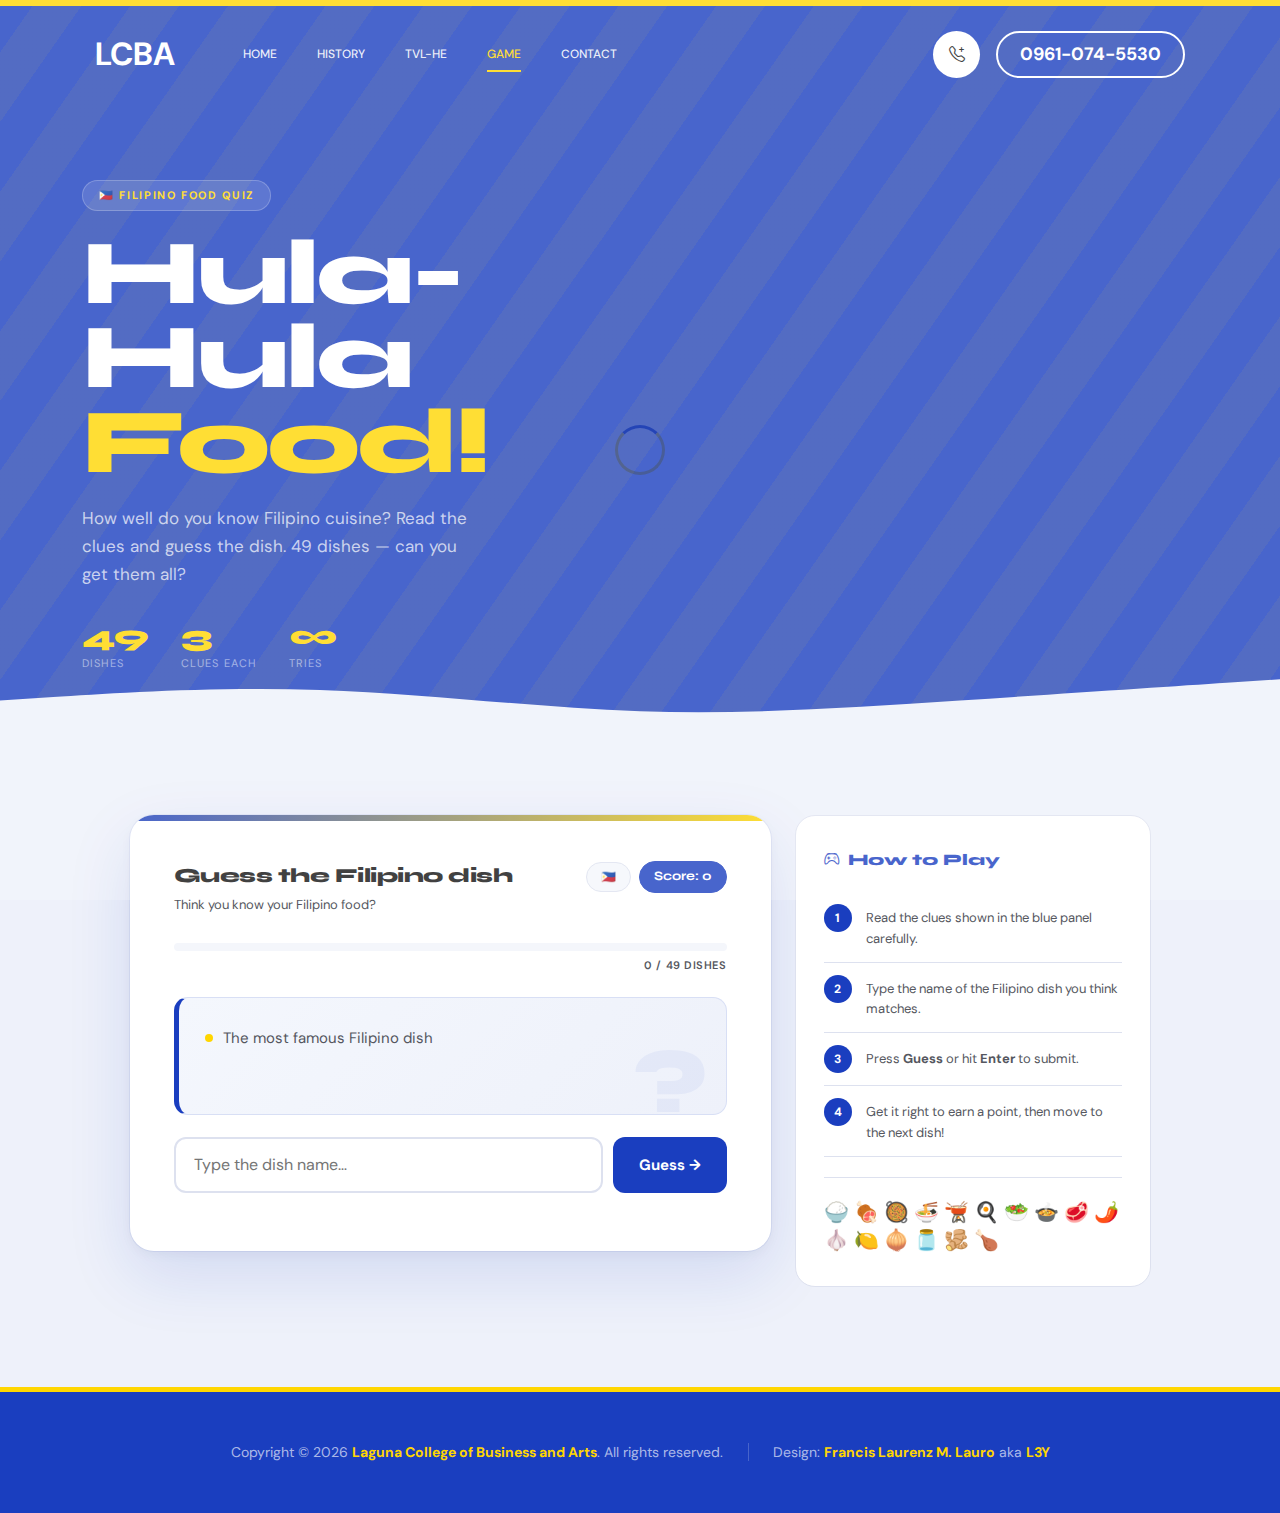
<file: game.html>
<!doctype html>
<html lang="en">
    <head>
        <meta charset="utf-8">
        <meta name="viewport" content="width=device-width, initial-scale=1">
        <meta name="description" content="Hula-Hula Food! — Guess the Filipino dish. A fun food quiz for LCBA TVL-HE.">
        <meta name="author" content="LCBA - TVL/HE">
        <link rel="icon" href="images/icon/lcba.png" type="image/png">
        <title>Hula-Hula Food! | LCBA TVL-HE</title>

        <link rel="preconnect" href="https://fonts.googleapis.com">
        <link rel="preconnect" href="https://fonts.gstatic.com" crossorigin>
        <link href="https://fonts.googleapis.com/css2?family=DM+Sans:wght@400;500;700&family=Syne:wght@700;800&display=swap" rel="stylesheet">
        <link href="css/bootstrap.min.css" rel="stylesheet">
        <link href="css/bootstrap-icons.css" rel="stylesheet">
        <link href="css/main_style.css" rel="stylesheet">
        <link href="css/subpage_style.css" rel="stylesheet">

        <style>
        /* ── GAME HERO ─────────────────────────────────────────────────── */
        .game-hero {
            background: var(--secondary-color);
            background-image: repeating-linear-gradient(
                -55deg,
                transparent, transparent 40px,
                rgba(255,214,0,0.06) 40px,
                rgba(255,214,0,0.06) 80px
            );
            position: relative;
            padding-top: 180px;
            padding-bottom: 0;
            overflow: hidden;
            min-height: 52vh;
            display: flex;
            align-items: flex-end;
        }

        .game-hero::before {
            content: '';
            position: absolute;
            top: 0; left: 0; right: 0;
            height: 6px;
            background: var(--primary-color);
            z-index: 10;
        }

        .game-hero-floats {
            position: absolute;
            inset: 0;
            pointer-events: none;
            overflow: hidden;
        }

        .float-emoji {
            position: absolute;
            opacity: 0.15;
            animation: floatUp linear infinite;
            user-select: none;
            line-height: 1;
        }

        @keyframes floatUp {
            0%   { transform: translateY(0) rotate(0deg);   opacity: 0; }
            10%  { opacity: 0.15; }
            90%  { opacity: 0.15; }
            100% { transform: translateY(-110vh) rotate(20deg); opacity: 0; }
        }

        .game-hero-content {
            position: relative;
            z-index: 5;
            padding-bottom: 64px;
            width: 100%;
        }

        .game-eyebrow {
            display: inline-flex;
            align-items: center;
            gap: 8px;
            background: rgba(255,255,255,0.12);
            border: 1px solid rgba(255,255,255,0.22);
            border-radius: 100px;
            color: var(--primary-color);
            font-size: 11px;
            font-weight: 700;
            text-transform: uppercase;
            letter-spacing: 0.15em;
            padding: 6px 16px;
            margin-bottom: 20px;
        }

        .game-hero-title {
            font-family: 'Syne', sans-serif;
            font-size: clamp(52px, 8vw, 92px);
            font-weight: 800;
            color: var(--white-color);
            line-height: 0.92;
            letter-spacing: -3px;
            margin-bottom: 20px;
        }

        .game-hero-title .title-accent {
            color: var(--primary-color);
            display: block;
        }

        .game-hero-sub {
            color: rgba(255,255,255,0.72);
            font-size: 17px;
            max-width: 400px;
            line-height: 1.65;
            margin-bottom: 32px;
        }

        .game-hero-stats {
            display: flex;
            gap: 32px;
            flex-wrap: wrap;
        }

        .game-stat-num {
            font-family: 'Syne', sans-serif;
            font-size: 30px;
            font-weight: 800;
            color: var(--primary-color);
            line-height: 1;
            display: block;
        }

        .game-stat-label {
            font-size: 11px;
            color: rgba(255,255,255,0.5);
            text-transform: uppercase;
            letter-spacing: 0.1em;
            margin-top: 4px;
            display: block;
        }

        .game-hero-wave {
            position: absolute;
            bottom: -1px; left: 0; right: 0;
            width: 100%;
            pointer-events: none;
            z-index: 6;
        }

        /* ── GAME SECTION ──────────────────────────────────────────────── */
        .game-section {
            background: #eef1fa;
            padding-top: 80px;
            padding-bottom: 100px;
        }

        /* ── GAME BOX ──────────────────────────────────────────────────── */
        .game-box {
            background: var(--white-color);
            border-radius: 24px;
            box-shadow:
                0 0 0 1px rgba(26,62,191,0.07),
                0 24px 64px rgba(26,62,191,0.13),
                0 4px 12px rgba(0,0,0,0.04);
            overflow: hidden;
            max-width: 680px;
            margin: 0 auto;
        }

        .game-box-stripe {
            height: 6px;
            background: linear-gradient(90deg, var(--secondary-color) 0%, var(--primary-color) 100%);
        }

        .game-box-inner { padding: 40px 44px 44px; }

        .game-box-header {
            display: flex;
            align-items: flex-start;
            justify-content: space-between;
            gap: 16px;
            margin-bottom: 28px;
        }

        .game-box-title {
            font-family: 'Syne', sans-serif;
            font-size: 20px;
            font-weight: 800;
            color: var(--dark-color);
            letter-spacing: -0.5px;
            margin-bottom: 4px;
        }

        .game-box-sub {
            font-size: 13px;
            color: var(--p-color);
            margin-bottom: 0;
        }

        .game-box-badges {
            display: flex;
            gap: 8px;
            flex-shrink: 0;
            align-items: center;
        }

        .game-badge {
            background: var(--section-bg-color);
            border: 1px solid var(--border-color);
            border-radius: 100px;
            font-size: 12px;
            font-weight: 700;
            color: var(--p-color);
            padding: 5px 14px;
            white-space: nowrap;
        }

        .game-badge-score {
            background: var(--secondary-color);
            border-color: var(--secondary-color);
            color: var(--white-color);
            font-family: 'Syne', sans-serif;
            font-size: 13px;
            transition: transform 0.15s, background 0.25s;
        }

        .game-badge-score.bump {
            transform: scale(1.25);
            background: #1e8c42;
            border-color: #1e8c42;
        }

        /* Progress */
        .game-progress-track {
            background: var(--section-bg-color);
            border-radius: 99px;
            height: 8px;
            overflow: hidden;
            margin-bottom: 6px;
        }

        .game-progress-fill {
            height: 100%;
            width: 0%;
            background: linear-gradient(90deg, var(--secondary-color), var(--primary-color));
            border-radius: 99px;
            transition: width 0.5s cubic-bezier(.4,0,.2,1);
        }

        .game-progress-label {
            font-size: 11px;
            font-weight: 600;
            color: var(--p-color);
            text-align: right;
            margin-bottom: 24px;
            letter-spacing: 0.05em;
            text-transform: uppercase;
        }

        /* Clues */
        .game-clues {
            background: linear-gradient(135deg, #f4f7fd 0%, #eef1fa 100%);
            border: 1px solid #d8dff5;
            border-left: 5px solid var(--secondary-color);
            border-radius: 14px;
            padding: 22px 26px;
            margin-bottom: 22px;
            min-height: 118px;
            position: relative;
            overflow: hidden;
        }

        .game-clues::after {
            content: '?';
            position: absolute;
            right: 18px;
            bottom: -14px;
            font-family: 'Syne', sans-serif;
            font-size: 88px;
            font-weight: 800;
            color: var(--secondary-color);
            opacity: 0.05;
            line-height: 1;
            pointer-events: none;
        }

        .clue-line {
            display: flex;
            align-items: flex-start;
            gap: 10px;
            padding: 6px 0;
            border-bottom: 1px dashed rgba(26,62,191,0.12);
            font-size: 15px;
            color: var(--p-color);
            line-height: 1.6;
        }

        .clue-line:last-child { border-bottom: none; }

        .clue-line::before {
            content: '';
            width: 8px;
            height: 8px;
            border-radius: 50%;
            background: var(--primary-color);
            flex-shrink: 0;
            margin-top: 8px;
        }

        /* Input row */
        .game-input-row {
            display: flex;
            gap: 10px;
            margin-bottom: 14px;
        }

        .game-input {
            flex: 1;
            padding: 14px 18px;
            border: 2px solid var(--border-color);
            border-radius: 12px;
            font-size: 16px;
            font-family: 'DM Sans', sans-serif;
            color: var(--dark-color);
            background: var(--white-color);
            outline: none;
            transition: border-color 0.2s, box-shadow 0.2s;
        }

        .game-input:focus {
            border-color: var(--secondary-color);
            box-shadow: 0 0 0 4px rgba(26,62,191,0.08);
        }

        .game-input.shake { animation: inputShake 0.3s ease; }

        @keyframes inputShake {
            0%,100% { transform: translateX(0); }
            20%     { transform: translateX(-8px); }
            40%     { transform: translateX(8px); }
            60%     { transform: translateX(-5px); }
            80%     { transform: translateX(5px); }
        }

        .game-btn-guess {
            background: var(--secondary-color);
            border: none;
            border-radius: 12px;
            color: var(--white-color);
            font-family: 'DM Sans', sans-serif;
            font-size: 15px;
            font-weight: 700;
            padding: 14px 26px;
            cursor: pointer;
            transition: background 0.2s, transform 0.15s, box-shadow 0.2s;
            white-space: nowrap;
        }

        .game-btn-guess:hover {
            background: #1230a0;
            box-shadow: 0 4px 16px rgba(26,62,191,0.3);
            transform: translateY(-1px);
        }

        .game-btn-guess:active { transform: translateY(0); }

        /* Secondary buttons */
        .game-actions { display: flex; gap: 10px; flex-wrap: wrap; }

        .game-btn {
            background: var(--white-color);
            border: 2px solid var(--border-color);
            border-radius: 100px;
            font-family: 'DM Sans', sans-serif;
            font-size: 13px;
            font-weight: 600;
            color: var(--p-color);
            padding: 10px 22px;
            cursor: pointer;
            transition: all 0.2s;
        }

        .game-btn:hover {
            border-color: var(--secondary-color);
            color: var(--secondary-color);
            background: #f0f3fb;
        }

        /* Message */
        .game-message {
            margin-top: 16px;
            padding: 14px 18px;
            border-radius: 12px;
            font-size: 14px;
            font-weight: 600;
            display: none;
            align-items: center;
            gap: 10px;
            animation: msgSlide 0.25s ease;
        }

        @keyframes msgSlide {
            from { opacity: 0; transform: translateY(-6px); }
            to   { opacity: 1; transform: translateY(0); }
        }

        .game-message.correct {
            background: #edfaf2;
            color: #1a6b38;
            border: 1px solid #b6e8ca;
            border-left: 4px solid #1a6b38;
            display: flex;
        }

        .game-message.wrong {
            background: #fff3f3;
            color: #b33333;
            border: 1px solid #f0c0c0;
            border-left: 4px solid #b33333;
            display: flex;
        }

        .msg-icon { font-size: 17px; flex-shrink: 0; }

        /* ── HOW TO PLAY SIDEBAR ───────────────────────────────────────── */
        .game-how-to {
            background: var(--white-color);
            border: 1px solid var(--border-color);
            border-radius: 20px;
            padding: 32px 28px;
            position: sticky;
            top: 100px;
        }

        .how-to-heading {
            font-family: 'Syne', sans-serif;
            font-size: 16px;
            font-weight: 800;
            color: var(--secondary-color);
            margin-bottom: 20px;
            display: flex;
            align-items: center;
            gap: 8px;
        }

        .how-to-step {
            display: flex;
            align-items: flex-start;
            gap: 14px;
            padding: 12px 0;
            border-bottom: 1px solid var(--border-color);
        }

        .how-to-step:last-of-type { border-bottom: none; }

        .how-to-num {
            width: 28px;
            height: 28px;
            background: var(--secondary-color);
            color: var(--white-color);
            border-radius: 50%;
            display: flex;
            align-items: center;
            justify-content: center;
            font-size: 12px;
            font-weight: 700;
            flex-shrink: 0;
        }

        .how-to-text {
            font-size: 13px;
            color: var(--p-color);
            line-height: 1.6;
            margin: 0;
            padding-top: 4px;
        }

        .game-food-ticker {
            display: flex;
            gap: 6px;
            flex-wrap: wrap;
            margin-top: 20px;
            padding-top: 20px;
            border-top: 1px solid var(--border-color);
            font-size: 20px;
            line-height: 1.4;
        }

        /* ── RESPONSIVE ───────────────────────────────────────────────── */
        @media (max-width: 991px) {
            .game-hero { min-height: auto; padding-top: 140px; }
            .game-hero-title { font-size: 52px; }
            .game-how-to { position: static; margin-top: 32px; }
        }

        @media (max-width: 575px) {
            .game-box-inner { padding: 28px 22px 32px; }
            .game-input-row { flex-direction: column; }
            .game-btn-guess { width: 100%; }
            .game-hero-title { font-size: 42px; letter-spacing: -2px; }
            .game-hero-stats { gap: 20px; }
        }
        </style>
    </head>

    <body>

        <section class="lcba-loader">
            <div class="lcba-spinner">
                <span class="lcba-spinner-ring"></span>
            </div>
        </section>

        <nav class="navbar navbar-expand-lg">
            <div class="container">
                <button class="navbar-toggler" type="button" data-bs-toggle="collapse" data-bs-target="#lcbaMainNav" aria-controls="lcbaMainNav" aria-expanded="false" aria-label="Toggle navigation">
                    <span class="navbar-toggler-icon"></span>
                </button>
                <a href="index.html" class="navbar-brand mx-auto mx-lg-0">LCBA</a>
                <div class="d-flex align-items-center d-lg-none">
                    <i class="nav-call-icon bi-telephone-plus me-3"></i>
                    <a class="lcba-btn btn" href="index.html#contact">0961-074-5530</a>
                </div>
                <div class="collapse navbar-collapse" id="lcbaMainNav">
                    <ul class="navbar-nav ms-lg-5">
                        <li class="nav-item"><a class="nav-link" href="index.html">Home</a></li>
                        <li class="nav-item"><a class="nav-link" href="history.html">History</a></li>
                        <li class="nav-item"><a class="nav-link" href="tvlhe.html">TVL-HE</a></li>
                        <li class="nav-item"><a class="nav-link active" href="game.html">Game</a></li>
                        <li class="nav-item"><a class="nav-link" href="index.html#contact">Contact</a></li>
                    </ul>
                    <div class="d-lg-flex align-items-center d-none ms-auto">
                        <i class="nav-call-icon bi-telephone-plus me-3"></i>
                        <a class="lcba-btn btn" href="index.html#contact">0961-074-5530</a>
                    </div>
                </div>
            </div>
        </nav>

        <main>

            <!-- ── HERO ── -->
            <section class="game-hero">
                <div class="game-hero-floats" aria-hidden="true"></div>

                <div class="container game-hero-content">
                    <div class="row">
                        <div class="col-lg-7 col-12">
                            <div class="game-eyebrow">🇵🇭 Filipino Food Quiz</div>
                            <h1 class="game-hero-title">
                                Hula-Hula
                                <span class="title-accent">Food!</span>
                            </h1>
                            <p class="game-hero-sub">How well do you know Filipino cuisine? Read the clues and guess the dish. 49 dishes — can you get them all?</p>
                            <div class="game-hero-stats">
                                <div>
                                    <span class="game-stat-num">49</span>
                                    <span class="game-stat-label">Dishes</span>
                                </div>
                                <div>
                                    <span class="game-stat-num">3</span>
                                    <span class="game-stat-label">Clues each</span>
                                </div>
                                <div>
                                    <span class="game-stat-num">∞</span>
                                    <span class="game-stat-label">Tries</span>
                                </div>
                            </div>
                        </div>
                    </div>
                </div>

                <svg class="game-hero-wave" xmlns="http://www.w3.org/2000/svg" viewBox="0 0 1440 80" preserveAspectRatio="none">
                    <path fill="#eef1fa" d="M0,40L60,36C120,32,240,24,360,28C480,32,600,48,720,52C840,56,960,48,1080,40C1200,32,1320,24,1380,20L1440,16L1440,80L0,80Z"/>
                </svg>
            </section>

            <!-- ── GAME ── -->
            <section class="game-section">
                <div class="container">
                    <div class="row g-4 justify-content-center">

                        <!-- Main game box -->
                        <div class="col-lg-7 col-12">
                            <div class="game-box">
                                <div class="game-box-stripe"></div>
                                <div class="game-box-inner">

                                    <div class="game-box-header">
                                        <div>
                                            <p class="game-box-title">Guess the Filipino dish</p>
                                            <p class="game-box-sub" id="sub">Gotta guess them all!</p>
                                        </div>
                                        <div class="game-box-badges">
                                            <span class="game-badge">🇵🇭</span>
                                            <span class="game-badge game-badge-score" id="score">Score: 0</span>
                                        </div>
                                    </div>

                                    <div class="game-progress-track">
                                        <div class="game-progress-fill" id="progressBar"></div>
                                    </div>
                                    <p class="game-progress-label" id="progress">0 / 49 dishes</p>

                                    <div class="game-clues" id="clues"></div>

                                    <div class="game-input-row">
                                        <input class="game-input" type="text" id="input" placeholder="Type the dish name…" autocomplete="off">
                                        <button class="game-btn-guess" id="guessBtn" onclick="guess()">Guess →</button>
                                    </div>

                                    <div class="game-actions">
                                        <button class="game-btn" id="nextBtn" style="display:none" onclick="next()">Next dish →</button>
                                        <button class="game-btn" id="restartBtn" style="display:none" onclick="restart()">↺ Play again</button>
                                    </div>

                                    <div class="game-message" id="message"></div>

                                </div>
                            </div>
                        </div>

                        <!-- How to play -->
                        <div class="col-lg-4 col-12">
                            <div class="game-how-to">
                                <p class="how-to-heading"><i class="bi-controller"></i> How to Play</p>

                                <div class="how-to-step">
                                    <div class="how-to-num">1</div>
                                    <p class="how-to-text">Read the clues shown in the blue panel carefully.</p>
                                </div>
                                <div class="how-to-step">
                                    <div class="how-to-num">2</div>
                                    <p class="how-to-text">Type the name of the Filipino dish you think matches.</p>
                                </div>
                                <div class="how-to-step">
                                    <div class="how-to-num">3</div>
                                    <p class="how-to-text">Press <strong>Guess</strong> or hit <strong>Enter</strong> to submit.</p>
                                </div>
                                <div class="how-to-step">
                                    <div class="how-to-num">4</div>
                                    <p class="how-to-text">Get it right to earn a point, then move to the next dish!</p>
                                </div>

                                <div class="game-food-ticker" aria-hidden="true">
                                    🍚 🍖 🥘 🍜 🫕 🍳 🥗 🍲 🥩 🌶️ 🧄 🍋 🧅 🫙 🫚 🍗
                                </div>
                            </div>
                        </div>

                    </div>
                </div>
            </section>

        </main>

        <footer class="lcba-footer">
            <div class="container">
                <div class="row">
                    <div class="col-lg-12 col-12">
                        <div class="footer-copy-wrap">
                            <p class="mb-0">
                                <span class="footer-copy-text">Copyright © 2026 <a href="http://www.lcbaschool.edu.ph" target="_blank">Laguna College of Business and Arts</a>. All rights reserved.</span>
                                Design: <a rel="sponsored" href="https://www.facebook.com/LLUVSICC/" target="_blank">Francis Laurenz M. Lauro</a> aka <a href="https://github.com/L3yyy/L3y" target="_blank">L3Y</a>
                            </p>
                        </div>
                    </div>
                </div>
            </div>
        </footer>

        <script src="js/jquery.min.js"></script>
        <script src="js/bootstrap.min.js"></script>
        <script src="js/jquery.sticky.js"></script>
        <script src="js/custom.js"></script>
        <!-- ✅ Only one copy of game_script.js -->
        <script src="game/js/game_script.js"></script>

        <script>
        // ── Floating food emojis ──────────────────────────────────────────
        (function() {
            const emojis = ['🍚','🍖','🥘','🍜','🫕','🍳','🥗','🍲','🥩','🌶️','🧄','🍋','🧅','🫙','🫚','🍗','🥕','🥦'];
            const container = document.querySelector('.game-hero-floats');
            if (!container) return;
            for (let i = 0; i < 20; i++) {
                const el = document.createElement('span');
                el.className = 'float-emoji';
                el.textContent = emojis[i % emojis.length];
                el.style.cssText = `
                    left:${Math.random()*100}%;
                    bottom:-60px;
                    animation-duration:${10+Math.random()*18}s;
                    animation-delay:${Math.random()*14}s;
                    font-size:${1.4+Math.random()*1.4}rem;
                `;
                container.appendChild(el);
            }
        })();

        // ── Score badge bump ──────────────────────────────────────────────
        const scoreEl = document.getElementById('score');
        if (scoreEl) {
            new MutationObserver(() => {
                scoreEl.classList.remove('bump');
                void scoreEl.offsetWidth;
                scoreEl.classList.add('bump');
                setTimeout(() => scoreEl.classList.remove('bump'), 350);
            }).observe(scoreEl, { childList: true, subtree: true, characterData: true });
        }
        </script>

    </body>
</html>
</file>
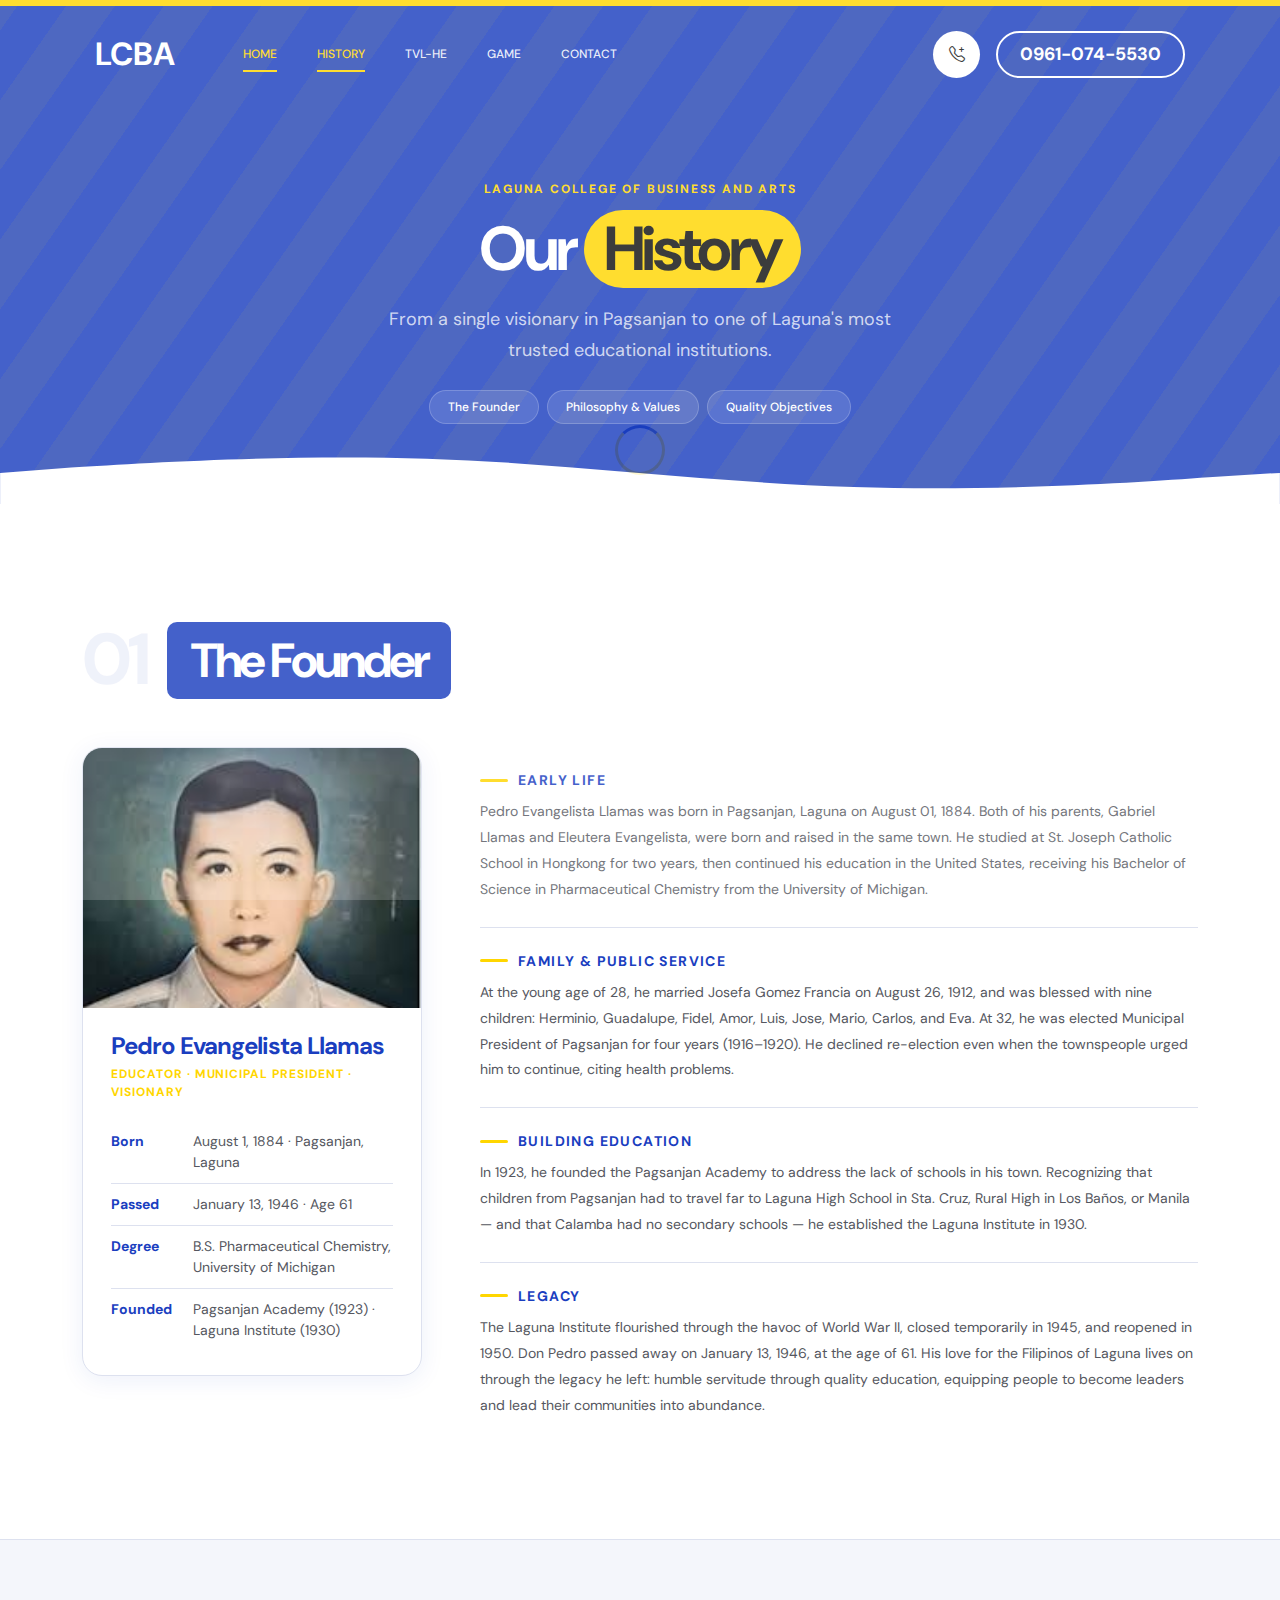
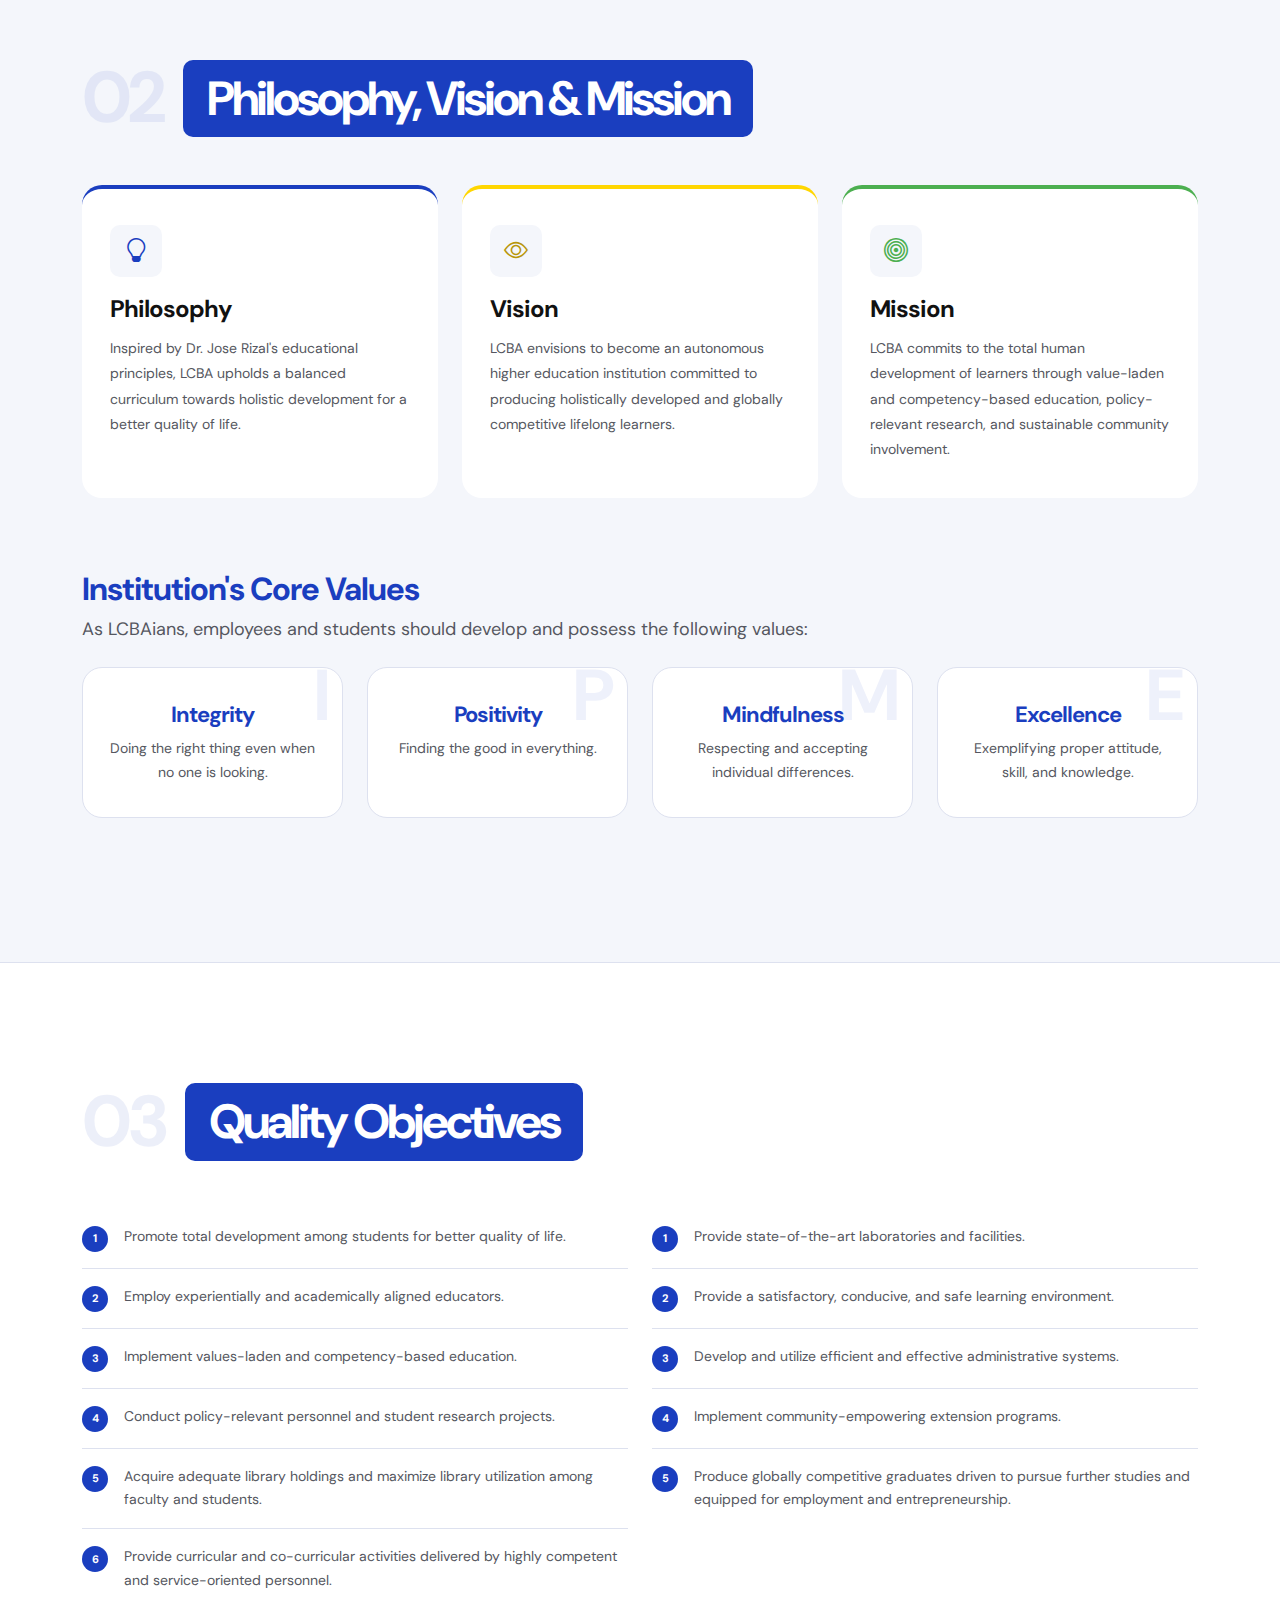
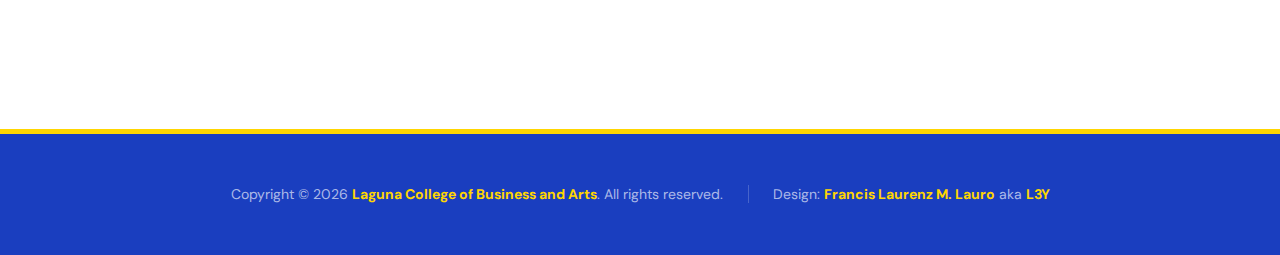
<file: history.html>
<!doctype html>
<html lang="en">
    <head>
        <meta charset="utf-8">
        <meta name="viewport" content="width=device-width, initial-scale=1">
        <meta name="description" content="LCBA History — Founder, Philosophy, Vision, Mission, Core Values, and Quality Objectives">
        <meta name="author" content="LCBA - TVL/HE">
        <link rel="icon" href="images/icon/lcba.png" type="image/png">
        <title>History | LCBA TVL-HE</title>

        <link rel="preconnect" href="https://fonts.googleapis.com">
        <link rel="preconnect" href="https://fonts.gstatic.com" crossorigin>
        <link href="https://fonts.googleapis.com/css2?family=DM+Sans:wght@400;500;700&display=swap" rel="stylesheet">
        <link href="css/bootstrap.min.css" rel="stylesheet">
        <link href="css/bootstrap-icons.css" rel="stylesheet">
        <link href="css/magnific-popup.css" rel="stylesheet">
        <link href="css/main_style.css" rel="stylesheet">
        <link href="css/subpage_style.css" rel="stylesheet">
    </head>

    <body>

        <section class="lcba-loader">
            <div class="lcba-spinner">
                <span class="lcba-spinner-ring"></span>
            </div>
        </section>

        <nav class="navbar navbar-expand-lg">
            <div class="container">
                <button class="navbar-toggler" type="button" data-bs-toggle="collapse" data-bs-target="#lcbaMainNav" aria-controls="lcbaMainNav" aria-expanded="false" aria-label="Toggle navigation">
                    <span class="navbar-toggler-icon"></span>
                </button>
                <a href="index.html" class="navbar-brand mx-auto mx-lg-0">LCBA</a>
                <div class="d-flex align-items-center d-lg-none">
                    <i class="nav-call-icon bi-telephone-plus me-3"></i>
                    <a class="lcba-btn btn" href="index.html#contact">0961-074-5530</a>
                </div>
                <div class="collapse navbar-collapse" id="lcbaMainNav">
                    <ul class="navbar-nav ms-lg-5">
                        <li class="nav-item"><a class="nav-link" href="index.html">Home</a></li>
                        <li class="nav-item"><a class="nav-link active" href="history.html">History</a></li>
                        <li class="nav-item"><a class="nav-link" href="tvlhe.html">TVL-HE</a></li>
                        <li class="nav-item"><a class="nav-link" href="game.html">Game</a></li>
                        <li class="nav-item"><a class="nav-link" href="index.html#contact">Contact</a></li>
                    </ul>
                    <div class="d-lg-flex align-items-center d-none ms-auto">
                        <i class="nav-call-icon bi-telephone-plus me-3"></i>
                        <a class="lcba-btn btn" href="index.html#contact">0961-074-5530</a>
                    </div>
                </div>
            </div>
        </nav>

        <main>

            <!-- ── PAGE HERO ── -->
            <section class="subpage-hero d-flex justify-content-center align-items-center">
                <div class="container">
                    <div class="row justify-content-center text-center">
                        <div class="col-lg-7 col-12">
                            <p class="subpage-eyebrow">Laguna College of Business and Arts</p>
                            <h1 class="subpage-heading">Our <span class="subpage-highlight">History</span></h1>
                            <p class="subpage-sub">From a single visionary in Pagsanjan to one of Laguna's most trusted educational institutions.</p>
                            <div class="subpage-pill-nav d-flex flex-wrap justify-content-center gap-2 mt-4">
                                <a href="#founder"    class="subpage-pill">The Founder</a>
                                <a href="#values"     class="subpage-pill">Philosophy &amp; Values</a>
                                <a href="#objectives" class="subpage-pill">Quality Objectives</a>
                            </div>
                        </div>
                    </div>
                </div>
                <svg xmlns="http://www.w3.org/2000/svg" viewBox="0 0 1440 100" class="subpage-wave">
                    <path fill="#ffffff" d="M0,64L80,58C160,53,320,43,480,48C640,53,800,75,960,80C1120,85,1280,75,1360,69L1440,64L1440,100L0,100Z"/>
                </svg>
            </section>


            <!-- ── FOUNDER ── -->
            <section class="lcba-section" id="founder">
                <div class="container">

                    <div class="subpage-section-label mb-5">
                        <span class="subpage-section-num">01</span>
                        <div class="section-heading d-inline-flex align-items-center px-4">
                            <h2 class="text-white mb-0">The Founder</h2>
                        </div>
                    </div>

                    <div class="row align-items-start g-5">

                        <div class="col-lg-4 col-12">
                            <div class="founder-card">
                                <div class="founder-portrait-wrap">
                                    <img src="images/founder.png" class="founder-portrait-img" alt="Pedro Evangelista Llamas">
                                </div>
                                <div class="founder-card-body">
                                    <h4 class="founder-card-name">Pedro Evangelista Llamas</h4>
                                    <p class="founder-card-role">Educator · Municipal President · Visionary</p>
                                    <div class="founder-card-facts">
                                        <div class="founder-fact">
                                            <span class="founder-fact-label">Born</span>
                                            <span class="founder-fact-val">August 1, 1884 · Pagsanjan, Laguna</span>
                                        </div>
                                        <div class="founder-fact">
                                            <span class="founder-fact-label">Passed</span>
                                            <span class="founder-fact-val">January 13, 1946 · Age 61</span>
                                        </div>
                                        <div class="founder-fact">
                                            <span class="founder-fact-label">Degree</span>
                                            <span class="founder-fact-val">B.S. Pharmaceutical Chemistry, University of Michigan</span>
                                        </div>
                                        <div class="founder-fact">
                                            <span class="founder-fact-label">Founded</span>
                                            <span class="founder-fact-val">Pagsanjan Academy (1923) · Laguna Institute (1930)</span>
                                        </div>
                                    </div>
                                </div>
                            </div>
                        </div>

                        <div class="col-lg-8 col-12">
                            <div class="founder-bio">

                                <div class="founder-bio-block">
                                    <h5 class="founder-bio-label">Early Life</h5>
                                    <p>Pedro Evangelista Llamas was born in Pagsanjan, Laguna on August 01, 1884. Both of his parents, Gabriel Llamas and Eleutera Evangelista, were born and raised in the same town. He studied at St. Joseph Catholic School in Hongkong for two years, then continued his education in the United States, receiving his Bachelor of Science in Pharmaceutical Chemistry from the University of Michigan.</p>
                                </div>

                                <div class="founder-bio-block">
                                    <h5 class="founder-bio-label">Family &amp; Public Service</h5>
                                    <p>At the young age of 28, he married Josefa Gomez Francia on August 26, 1912, and was blessed with nine children: Herminio, Guadalupe, Fidel, Amor, Luis, Jose, Mario, Carlos, and Eva. At 32, he was elected Municipal President of Pagsanjan for four years (1916–1920). He declined re-election even when the townspeople urged him to continue, citing health problems.</p>
                                </div>

                                <div class="founder-bio-block">
                                    <h5 class="founder-bio-label">Building Education</h5>
                                    <p>In 1923, he founded the Pagsanjan Academy to address the lack of schools in his town. Recognizing that children from Pagsanjan had to travel far to Laguna High School in Sta. Cruz, Rural High in Los Baños, or Manila — and that Calamba had no secondary schools — he established the Laguna Institute in 1930.</p>
                                </div>

                                <div class="founder-bio-block">
                                    <h5 class="founder-bio-label">Legacy</h5>
                                    <p>The Laguna Institute flourished through the havoc of World War II, closed temporarily in 1945, and reopened in 1950. Don Pedro passed away on January 13, 1946, at the age of 61. His love for the Filipinos of Laguna lives on through the legacy he left: humble servitude through quality education, equipping people to become leaders and lead their communities into abundance.</p>
                                </div>

                            </div>
                        </div>

                    </div>
                </div>
            </section>


            <!-- ── PHILOSOPHY / VISION / MISSION / CORE VALUES ── -->
            <section class="lcba-section subpage-bg-alt" id="values">
                <div class="container">

                    <div class="subpage-section-label mb-5">
                        <span class="subpage-section-num">02</span>
                        <div class="section-heading d-inline-flex align-items-center px-4">
                            <h2 class="text-white mb-0">Philosophy, Vision &amp; Mission</h2>
                        </div>
                    </div>

                    <div class="row mb-5">
                        <div class="col-lg-4 col-md-6 col-12 mb-4">
                            <div class="pvm-card">
                                <div class="pvm-icon-wrap mb-3"><i class="bi-lightbulb pvm-icon"></i></div>
                                <h5 class="pvm-title">Philosophy</h5>
                                <p class="pvm-text">Inspired by Dr. Jose Rizal's educational principles, LCBA upholds a balanced curriculum towards holistic development for a better quality of life.</p>
                            </div>
                        </div>
                        <div class="col-lg-4 col-md-6 col-12 mb-4">
                            <div class="pvm-card pvm-card-vision">
                                <div class="pvm-icon-wrap mb-3"><i class="bi-eye pvm-icon"></i></div>
                                <h5 class="pvm-title">Vision</h5>
                                <p class="pvm-text">LCBA envisions to become an autonomous higher education institution committed to producing holistically developed and globally competitive lifelong learners.</p>
                            </div>
                        </div>
                        <div class="col-lg-4 col-md-6 col-12 mb-4">
                            <div class="pvm-card pvm-card-mission">
                                <div class="pvm-icon-wrap mb-3"><i class="bi-bullseye pvm-icon"></i></div>
                                <h5 class="pvm-title">Mission</h5>
                                <p class="pvm-text">LCBA commits to the total human development of learners through value-laden and competency-based education, policy-relevant research, and sustainable community involvement.</p>
                            </div>
                        </div>
                    </div>

                    <h3 class="values-group-heading mb-2">Institution's Core Values</h3>
                    <p class="mb-4" style="color:var(--p-color);">As LCBAians, employees and students should develop and possess the following values:</p>

                    <div class="row">
                        <div class="col-lg-3 col-md-6 col-12 mb-4">
                            <div class="core-value-card">
                                <div class="core-value-letter">I</div>
                                <h5 class="core-value-title">Integrity</h5>
                                <p class="core-value-desc">Doing the right thing even when no one is looking.</p>
                            </div>
                        </div>
                        <div class="col-lg-3 col-md-6 col-12 mb-4">
                            <div class="core-value-card">
                                <div class="core-value-letter">P</div>
                                <h5 class="core-value-title">Positivity</h5>
                                <p class="core-value-desc">Finding the good in everything.</p>
                            </div>
                        </div>
                        <div class="col-lg-3 col-md-6 col-12 mb-4">
                            <div class="core-value-card">
                                <div class="core-value-letter">M</div>
                                <h5 class="core-value-title">Mindfulness</h5>
                                <p class="core-value-desc">Respecting and accepting individual differences.</p>
                            </div>
                        </div>
                        <div class="col-lg-3 col-md-6 col-12 mb-4">
                            <div class="core-value-card">
                                <div class="core-value-letter">E</div>
                                <h5 class="core-value-title">Excellence</h5>
                                <p class="core-value-desc">Exemplifying proper attitude, skill, and knowledge.</p>
                            </div>
                        </div>
                    </div>

                </div>
            </section>


            <!-- ── QUALITY OBJECTIVES ── -->
            <section class="lcba-section" id="objectives">
                <div class="container">

                    <div class="subpage-section-label mb-5">
                        <span class="subpage-section-num">03</span>
                        <div class="section-heading d-inline-flex align-items-center px-4">
                            <h2 class="text-white mb-0">Quality Objectives</h2>
                        </div>
                    </div>

                    <div class="row">
                        <div class="col-lg-6 col-12">
                            <ol class="objectives-list">
                                <li>Promote total development among students for better quality of life.</li>
                                <li>Employ experientially and academically aligned educators.</li>
                                <li>Implement values-laden and competency-based education.</li>
                                <li>Conduct policy-relevant personnel and student research projects.</li>
                                <li>Acquire adequate library holdings and maximize library utilization among faculty and students.</li>
                                <li>Provide curricular and co-curricular activities delivered by highly competent and service-oriented personnel.</li>
                            </ol>
                        </div>
                        <div class="col-lg-6 col-12">
                            <ol class="objectives-list" start="7">
                                <li>Provide state-of-the-art laboratories and facilities.</li>
                                <li>Provide a satisfactory, conducive, and safe learning environment.</li>
                                <li>Develop and utilize efficient and effective administrative systems.</li>
                                <li>Implement community-empowering extension programs.</li>
                                <li>Produce globally competitive graduates driven to pursue further studies and equipped for employment and entrepreneurship.</li>
                            </ol>
                        </div>
                    </div>

                </div>
            </section>

        </main>

        <footer class="lcba-footer">
            <div class="container">
                <div class="row">
                    <div class="col-lg-12 col-12">
                        <div class="footer-copy-wrap">
                            <p class="mb-0">
                                <span class="footer-copy-text">Copyright © 2026 <a href="http://www.lcbaschool.edu.ph" target="_blank">Laguna College of Business and Arts</a>. All rights reserved.</span>
                                Design: <a rel="sponsored" href="https://www.facebook.com/LLUVSICC/" target="_blank">Francis Laurenz M. Lauro</a> aka <a href="https://github.com/L3yyy/L3y" target="_blank">L3Y</a>
                            </p>
                        </div>
                    </div>
                </div>
            </div>
        </footer>

        <script src="js/jquery.min.js"></script>
        <script src="js/bootstrap.min.js"></script>
        <script src="js/jquery.sticky.js"></script>
        <script src="js/click-scroll.js"></script>
        <script src="js/jquery.magnific-popup.min.js"></script>
        <script src="js/magnific-popup-options.js"></script>
        <script src="js/custom.js"></script>

    </body>
</html>
</file>
<file: css/main_style.css>
/*---------------------------------------
  CUSTOM PROPERTIES
-----------------------------------------*/
:root {
  --white-color:            #ffffff;
  --primary-color:          #FFD600;
  --secondary-color:        #1A3EBF;
  --section-bg-color:       #f4f6fb;
  --dark-color:             #111111;
  --p-color:                #555760;
  --border-color:           #dde1ef;

  --body-font-family:       'DM Sans', sans-serif;

  --h1-font-size:           62px;
  --h2-font-size:           48px;
  --h3-font-size:           36px;
  --h4-font-size:           32px;
  --h5-font-size:           24px;
  --h6-font-size:           22px;
  --p-font-size:            18px;
  --menu-font-size:         12px;
  --copyright-font-size:    14px;

  --border-radius-large:    100px;
  --border-radius-medium:   20px;
  --border-radius-small:    10px;

  --font-weight-normal:     400;
  --font-weight-medium:     500;
  --font-weight-bold:       700;
}

html, body {
  margin: 0;
  padding: 0;
  overflow-x: hidden;
  border: none;
  outline: none;
}

body {
  background: var(--white-color);
  font-family: var(--body-font-family);
}


/*---------------------------------------
  TYPOGRAPHY
-----------------------------------------*/
h2, h3, h4, h5, h6 { color: var(--dark-color); }

h1, h2, h3, h4, h5, h6 {
  font-weight: var(--font-weight-bold);
  letter-spacing: -1px;
}

h1 { font-size: var(--h1-font-size); letter-spacing: -3px; }
h2 { font-size: var(--h2-font-size); color: var(--secondary-color); letter-spacing: -3px; }
h3 { font-size: var(--h3-font-size); }
h4 { font-size: var(--h4-font-size); }
h5 { font-size: var(--h5-font-size); line-height: normal; }
h6 { font-size: var(--h6-font-size); }

p {
  color: var(--p-color);
  font-size: var(--p-font-size);
  font-weight: var(--font-weight-normal);
}

ul li {
  color: var(--p-color);
  font-size: var(--p-font-size);
  font-weight: var(--font-weight-normal);
}

a, button { touch-action: manipulation; transition: all 0.3s; }
a { color: var(--p-color); text-decoration: none; }
a:hover { color: var(--secondary-color); }

::selection       { background: var(--secondary-color); color: var(--white-color); }
::-moz-selection  { background: var(--secondary-color); color: var(--white-color); }

b, strong { font-weight: var(--font-weight-bold); }

.lcba-section {
  padding-top: 120px;
  padding-bottom: 120px;
}

/* Blue pill label used as section headings */
.section-heading {
  background: var(--secondary-color);
  border-radius: var(--border-radius-small);
  padding: 10px 30px;
}

.section-heading h2,
.section-heading h3,
.section-heading h4 {
  color: var(--white-color);
}


/*---------------------------------------
  ROUNDED PHOTO (avatar)
-----------------------------------------*/
.rounded-photo {
  border-radius: var(--border-radius-large);
  width: 160px;
  height: 160px;
  object-fit: cover;
}

.rounded-photo-sm {
  width: 90px;
  height: 90px;
}

/*---------------------------------------
  NAV PHONE ICON
-----------------------------------------*/
.nav-call-icon {
  background: var(--white-color);
  border-radius: var(--border-radius-large);
  color: var(--dark-color);
  width: 47px; height: 47px;
  line-height: 47px;
  text-align: center;
}

.is-sticky .nav-call-icon {
  background: var(--secondary-color);
  color: var(--white-color);
}

.form-check-icon { color: var(--secondary-color); }


/*---------------------------------------
  BUTTONS
-----------------------------------------*/
.lcba-btn,
.navbar .lcba-btn {
  font-size: var(--p-font-size);
  font-weight: var(--font-weight-bold);
}

.navbar .lcba-btn {
  background: transparent;
  border: 2px solid var(--white-color);
  color: var(--white-color);
  padding: 8px 22px;
}

.navbar .lcba-btn:hover {
  background: var(--primary-color);
  border-color: var(--primary-color);
  color: var(--dark-color);
}

.lcba-btn {
  background: var(--secondary-color);
  border-radius: var(--border-radius-large);
  color: var(--white-color);
  font-weight: var(--font-weight-bold);
  padding: 12px 24px;
}

.lcba-btn:hover {
  background: var(--primary-color);
  box-shadow: 0 1rem 3rem rgba(0,0,0,.175);
  color: var(--dark-color);
}

.lcba-btn-outline {
  background: transparent;
  border: 2px solid var(--border-color);
  color: var(--p-color);
}

.lcba-btn-outline:hover {
  background: var(--secondary-color);
  border-color: var(--secondary-color);
  color: var(--white-color);
}

.lcba-btn-hero {
  background-color: var(--primary-color);
  color: var(--dark-color);
  font-weight: var(--font-weight-bold);
}

.lcba-btn-hero:hover {
  background-color: var(--secondary-color);
  color: var(--white-color);
}


/*---------------------------------------
  NAVIGATION
-----------------------------------------*/
.sticky-wrapper {
  position: relative;
  z-index: 222;
  height: auto !important;
  border: none !important;
  outline: none !important;
  background: transparent;
}

.is-sticky,
.is-sticky .navbar .container {
  background: var(--white-color);
  box-shadow: 0 1rem 3rem rgb(0 0 0 / 18%);
}

.is-sticky .navbar-brand,
.is-sticky .navbar-brand:hover { color: var(--secondary-color); }

.is-sticky .navbar-nav .nav-link { color: var(--p-color); }

.is-sticky .navbar .lcba-btn { border-color: var(--secondary-color); color: var(--secondary-color); }
.is-sticky .navbar .lcba-btn:hover { background: var(--secondary-color); color: var(--white-color); }

.navbar {
  background: transparent;
  position: absolute;
  z-index: 9;
  right: 0; left: 0;
  transition: all 0.3s;
  padding-top: 15px;
  padding-bottom: 0;
}

.navbar .container {
  border-radius: var(--border-radius-small);
  padding: 10px 25px;
}

.navbar-brand { font-size: var(--h4-font-size); font-weight: var(--font-weight-bold); }
.navbar-brand, .navbar-brand:hover { color: var(--white-color); }

.navbar-expand-lg .navbar-nav .nav-link {
  padding-right: 0; padding-left: 0;
  margin-right: 20px; margin-left: 20px;
}

.navbar-nav .nav-link {
  display: inline-block;
  color: rgba(255,255,255,0.9);
  font-size: var(--menu-font-size);
  font-weight: var(--font-weight-medium);
  text-transform: uppercase;
  position: relative;
  padding-top: 15px;
  padding-bottom: 15px;
}

.navbar-nav .nav-link::after {
  content: "";
  background: transparent;
  position: absolute;
  bottom: 6px; right: 0; left: 0;
  width: 100%; height: 2px;
}

.navbar-nav .nav-link.active::after,
.navbar-nav .nav-link:hover::after { background: var(--primary-color); }

.navbar-nav .nav-link.active,
.navbar-nav .nav-link:hover { color: var(--primary-color); }

.navbar-toggler {
  border: 0; padding: 0; cursor: pointer;
  margin: 0; width: 30px; height: 35px; outline: none;
}

.navbar-toggler:focus { outline: none; box-shadow: none; }

.navbar-toggler[aria-expanded="true"] .navbar-toggler-icon { background: transparent; }

.navbar-toggler[aria-expanded="true"] .navbar-toggler-icon:before,
.navbar-toggler[aria-expanded="true"] .navbar-toggler-icon:after {
  transition: top 300ms 50ms ease, transform 300ms 350ms ease;
  top: 0;
}

.navbar-toggler[aria-expanded="true"] .navbar-toggler-icon:before { transform: rotate(45deg); }
.navbar-toggler[aria-expanded="true"] .navbar-toggler-icon:after  { transform: rotate(-45deg); }

.navbar-toggler .navbar-toggler-icon {
  background: var(--white-color);
  transition: background 10ms 300ms ease;
  display: block; width: 30px; height: 2px; position: relative;
}

.navbar-toggler .navbar-toggler-icon:before,
.navbar-toggler .navbar-toggler-icon:after {
  transition: top 300ms 350ms ease, transform 300ms 50ms ease;
  position: absolute; right: 0; left: 0;
  background: var(--white-color);
  width: 30px; height: 2px; content: '';
}

.navbar-toggler .navbar-toggler-icon::before { top: -8px; }
.navbar-toggler .navbar-toggler-icon::after  { top: 8px; }


/*---------------------------------------
  HERO
-----------------------------------------*/
.lcba-hero {
  background: var(--secondary-color);
  background-image: repeating-linear-gradient(
    -55deg,
    transparent, transparent 40px,
    rgba(255, 214, 0, 0.06) 40px,
    rgba(255, 214, 0, 0.06) 80px
  );
  position: relative;
  overflow: hidden;
  padding-top: 330px;
  padding-bottom: 330px;
}

.lcba-hero::before {
  content: '';
  position: absolute;
  top: 0; left: 0; right: 0;
  height: 6px;
  background: var(--primary-color);
  z-index: 30;
}

@media screen and (min-width: 991px) {
  .lcba-hero { height: 60vh; }
}

.hero-heading,
.lcba-hero h2 {
  background: var(--primary-color);
  color: var(--dark-color);
  box-shadow: 0 1rem 3rem rgba(0,0,0,.2);
  border-radius: var(--border-radius-large);
  display: inline-block;
  padding: 8px 24px;
}

.lcba-hero h2 { font-size: 38px; color: var(--dark-color); }
.hero-heading { font-size: 44px; }

.hero-content {
  position: relative;
  z-index: 22;
  top: 70px;
}

.hero-img {
  position: absolute;
  z-index: 22;
  top: 0;
  width: 100%;
  min-width: 550px;
}

.lcba-hero svg {
  position: absolute;
  z-index: 2;
  bottom: 0; right: 0; left: 0;
  overflow: hidden;
  height: 100%;
  pointer-events: none;
}


/*---------------------------------------
  ABOUT
-----------------------------------------*/
.about-img {
  border-radius: var(--border-radius-medium);
}

.about-body {
  padding-right: 20px;
  padding-left: 20px;
}


/*---------------------------------------
  STATS
-----------------------------------------*/
.lcba-stats,
.lcba-programs {
  background: var(--section-bg-color);
  border-top: 1px solid var(--border-color);
  border-bottom: 1px solid var(--border-color);
}

.school-card {
  border: 1px solid var(--border-color);
  border-radius: var(--border-radius-medium);
  position: relative;
  overflow: hidden;
}

.school-card-head {
  border-bottom: 1px solid var(--border-color);
  padding: 15px 30px;
  background: var(--section-bg-color);
}

.school-field-label {
  border-right: 1px solid var(--border-color);
  color: var(--secondary-color);
  font-weight: var(--font-weight-bold);
  min-width: 140px;
  margin-right: 10px;
  padding: 13px 30px;
  display: inline-block;
}

.school-card-body p { margin-bottom: 0; }
.school-card-body p:nth-of-type(even) { background: var(--white-color); }

.stat-num {
  font-size: var(--h1-font-size);
  line-height: normal;
  display: block;
  color: var(--secondary-color);
}

.stat-desc { color: var(--secondary-color); }

.stat-divider-bottom { border-bottom: 1px solid var(--border-color); }
.stat-divider-left   { border-left: 1px solid var(--border-color); }


/*---------------------------------------
  STRAND/TRACK CARDS
-----------------------------------------*/
.program-tag {
  font-size: var(--menu-font-size);
  font-weight: var(--font-weight-bold);
  color: var(--secondary-color);
  text-transform: uppercase;
  letter-spacing: 0.08em;
}

.program-img {
  border-radius: var(--border-radius-small);
  object-fit: cover;
  height: 200px;
}

.program-card {
  background: var(--white-color);
  border: 2px solid transparent;
  border-radius: var(--border-radius-medium);
  position: relative;
  overflow: hidden;
  margin-bottom: 24px;
  padding: 40px 40px 220px 40px;
  transition: all 0.5s;
}

.program-card-raised {
  position: relative;
  bottom: 50px;
  margin-bottom: -50px;
}

.program-card:hover {
  border: 2px solid var(--secondary-color);
  box-shadow: 0 1rem 3rem rgba(26, 62, 191, 0.15);
}

.program-card:hover .program-icon-wrap {
  background: var(--secondary-color);
  border-color: var(--secondary-color);
  color: var(--white-color);
}

.program-icon-wrap {
  border: 1px solid var(--border-color);
  border-radius: var(--border-radius-small);
  position: absolute;
  bottom: 0; right: 0;
  width: 50%; height: 55%;
  transform: rotate(-35deg) translateY(55px);
  transition: all ease 0.5s;
}

.program-icon {
  font-size: 90px;
  position: relative;
  bottom: 15px;
}

.program-card:hover .program-badge    { background: var(--secondary-color); }
.program-card:hover .program-badge-text { color: var(--white-color); }
.program-card:hover .program-badge-corner { background: var(--primary-color); }

.program-badge {
  background: var(--primary-color);
  border-radius: var(--border-radius-medium);
  position: relative;
  overflow: hidden;
  padding: 6px 20px 6px 15px;
  transition: all ease 0.5s;
}

.program-badge-text {
  color: var(--dark-color);
  font-size: var(--copyright-font-size);
  font-weight: var(--font-weight-bold);
  transition: color 0.3s;
}

.program-badge-corner {
  background: var(--secondary-color);
  border-bottom-left-radius: 100%;
  position: absolute;
  top: 0; right: 0;
  width: 20px; height: 20px;
  pointer-events: none;
}


/*---------------------------------------
  PAGE LINK CARDS (index.html teaser cards)
-----------------------------------------*/
.lcba-page-links {
  background: var(--white-color);
}

.page-link-card {
  display: block;
  background: var(--white-color);
  border: 2px solid var(--border-color);
  border-radius: var(--border-radius-medium);
  padding: 36px 32px;
  height: 100%;
  text-decoration: none;
  transition: all 0.3s;
  position: relative;
  overflow: hidden;
}

.page-link-card::before {
  content: '';
  position: absolute;
  bottom: 0; left: 0; right: 0;
  height: 4px;
  background: var(--secondary-color);
  transform: scaleX(0);
  transition: transform 0.3s;
  transform-origin: left;
}

.page-link-card:hover {
  border-color: var(--secondary-color);
  box-shadow: 0 8px 32px rgba(26, 62, 191, 0.12);
  transform: translateY(-4px);
  text-decoration: none;
}

.page-link-card:hover::before { transform: scaleX(1); }

.page-link-card-featured {
  background: var(--secondary-color);
  border-color: var(--secondary-color);
}

.page-link-card-featured:hover {
  background: var(--secondary-color);
  box-shadow: 0 12px 40px rgba(26, 62, 191, 0.3);
}

.page-link-card-featured::before { background: var(--primary-color); }

.page-link-icon {
  font-size: 32px;
  color: var(--secondary-color);
  margin-bottom: 16px;
}

.page-link-card-featured .page-link-icon { color: var(--primary-color); }

.page-link-title {
  font-size: var(--h5-font-size);
  font-weight: var(--font-weight-bold);
  color: var(--dark-color);
  margin-bottom: 10px;
}

.page-link-card-featured .page-link-title { color: var(--white-color); }

.page-link-desc {
  font-size: var(--copyright-font-size);
  color: var(--p-color);
  line-height: 1.7;
  margin-bottom: 20px;
}

.page-link-card-featured .page-link-desc { color: rgba(255,255,255,0.75); }

.page-link-cta {
  font-size: var(--copyright-font-size);
  font-weight: var(--font-weight-bold);
  color: var(--secondary-color);
}

.page-link-card-featured .page-link-cta { color: var(--primary-color); }


/*---------------------------------------
  CONTACT
-----------------------------------------*/
.lcba-contact {
  background: var(--section-bg-color);
}

.contact-panel {
  background: var(--white-color);
  border-top-right-radius: var(--border-radius-small);
  border-bottom-right-radius: var(--border-radius-small);
  padding: 60px 30px 30px 30px;
  height: 100%;
}

.contact-panel-bordered {
  border-right: 1px solid var(--border-color);
  border-radius: var(--border-radius-small) 0 0 var(--border-radius-small);
}

.contact-group-title {
  font-size: var(--menu-font-size);
  color: var(--primary-color);
  text-transform: uppercase;
  letter-spacing: 2px;
  font-weight: var(--font-weight-bold);
}

.contact-form { margin-left: 10px; }

.contact-detail {
  display: flex;
  align-items: flex-start;
  gap: 14px;
}

.contact-detail-icon {
  font-size: 1.2rem;
  color: var(--secondary-color);
  margin-top: 2px;
  flex-shrink: 0;
}

.contact-detail strong {
  font-size: var(--copyright-font-size);
  font-weight: var(--font-weight-bold);
  color: var(--dark-color);
}

.contact-detail span,
.contact-detail a {
  font-size: var(--copyright-font-size);
  color: var(--p-color);
}

.contact-detail a:hover { color: var(--secondary-color); }


/*---------------------------------------
  CONTACT FORM
-----------------------------------------*/
.lcba-form .form-control {
  background: var(--white-color);
  box-shadow: none;
  border: 2px solid var(--border-color);
  color: var(--p-color);
  margin-bottom: 24px;
  padding-top: 13px;
  padding-bottom: 13px;
  outline: none;
}

.form-floating > label { color: var(--p-color); }

.lcba-form .form-control:hover,
.lcba-form .form-control:focus {
  background: transparent;
  border-color: var(--secondary-color);
}

.lcba-form .form-floating textarea { height: 150px; }

.lcba-form button[type="submit"] {
  background: var(--secondary-color);
  border: none;
  border-radius: var(--border-radius-large);
  color: var(--white-color);
  font-weight: var(--font-weight-bold);
  transition: all 0.3s;
  margin-bottom: 0;
}

.lcba-form button[type="submit"]:hover,
.lcba-form button[type="submit"]:focus {
  background: var(--primary-color);
  border-color: transparent;
  color: var(--dark-color);
}


/*---------------------------------------
  FOOTER
-----------------------------------------*/
.lcba-footer {
  background: var(--secondary-color);
  border-top: 5px solid var(--primary-color);
  padding-top: 50px;
  padding-bottom: 50px;
  text-align: center;
}

.lcba-footer p,
.lcba-footer ul li { color: rgba(255,255,255,0.75); }

.lcba-footer h1, .lcba-footer h2, .lcba-footer h3,
.lcba-footer h4, .lcba-footer h5, .lcba-footer h6 {
  color: var(--white-color);
  letter-spacing: -1px;
}

.footer-copy-wrap p,
.footer-copy-text {
  font-size: var(--copyright-font-size);
  color: rgba(255,255,255,0.65);
}

.footer-copy-text {
  border-right: 1px solid rgba(255,255,255,0.2);
  padding-right: 25px;
  margin-right: 20px;
}

.footer-copy-wrap a {
  font-weight: var(--font-weight-bold);
  color: var(--primary-color);
}

.footer-copy-wrap a:hover { color: var(--white-color); }


/*---------------------------------------
  SOCIAL LINKS
-----------------------------------------*/
.social-links { margin: 0; padding: 0; }

.social-links-item {
  list-style: none;
  display: inline-block;
  vertical-align: top;
}

.social-link-icon {
  border: 1px solid rgba(255,255,255,0.25);
  border-radius: var(--border-radius-large);
  font-size: var(--copyright-font-size);
  color: var(--white-color);
  display: inline-block;
  vertical-align: top;
  margin: 2px 2px 5px 2px;
  width: 40px; height: 40px;
  line-height: 40px;
  text-align: center;
}

.social-link-icon:hover {
  background: var(--primary-color);
  border-color: var(--primary-color);
  color: var(--dark-color);
}


/*---------------------------------------
  LCBA LOADER
-----------------------------------------*/
.lcba-loader {
  position: fixed;
  top: 0; left: 0;
  width: 100%; height: 100%;
  z-index: 99999;
  display: flex;
  justify-content: center;
  align-items: center;
  background: var(--white-color);
  border: none;
  outline: none;
}

.lcba-spinner {
  position: relative;
  width: 50px;
  height: 50px;
}

.lcba-spinner-ring {
  display: block;
  box-sizing: border-box;
  position: absolute;
  top: 0; left: 0;
  width: 50px; height: 50px;
  border-radius: 50%;
  border: 3px solid var(--primary-color);
  border-top-color: var(--secondary-color);
  animation: lcba-spin 0.9s linear infinite;
}

@keyframes lcba-spin {
  to { transform: rotate(360deg); }
}


/*---------------------------------------
  SCROLL FADE
-----------------------------------------*/
.fade-in-scroll {
  opacity: 0;
  transform: translateY(30px);
  transition: opacity 0.6s ease, transform 0.6s ease;
}

.fade-in-scroll.visible {
  opacity: 1;
  transform: translateY(0);
}


/*---------------------------------------
  RESPONSIVE
-----------------------------------------*/
@media screen and (min-width: 1600px) {
  .lcba-hero { padding-top: 380px; padding-bottom: 380px; }
  .hero-img { min-width: 650px; }
  .hero-heading, .lcba-hero h2 { font-size: var(--h2-font-size); }
}

@media screen and (max-width: 991px) {
  h1 { font-size: 48px; }
  h2 { font-size: 36px; }
  h3 { font-size: 32px; }
  h4 { font-size: 28px; }
  h5 { font-size: 20px; }
  h6 { font-size: 18px; }

  .lcba-section { padding-top: 80px; padding-bottom: 80px; }

  .lcba-btn, .navbar .lcba-btn { font-size: var(--copyright-font-size); padding: 8px 16px; }

  .navbar .container { background: var(--white-color); }
  .navbar-brand, .navbar-brand:hover { color: var(--secondary-color); }

  .nav-call-icon {
    background: var(--secondary-color);
    color: var(--white-color);
    width: 44px; height: 44px; line-height: 44px;
  }

  .navbar .lcba-btn { border-color: var(--secondary-color); color: var(--secondary-color); }

  .navbar-toggler .navbar-toggler-icon,
  .navbar-toggler .navbar-toggler-icon:before,
  .navbar-toggler .navbar-toggler-icon:after { background: var(--dark-color); }

  .navbar-expand-lg .navbar-nav .nav-link { margin-left: 0; }
  .navbar-nav .nav-link { color: var(--p-color); padding-top: 10px; padding-bottom: 10px; }
  .navbar-nav .nav-link.active, .navbar-nav .nav-link:hover { color: var(--secondary-color); }
  .navbar-nav .nav-link.active::after, .navbar-nav .nav-link:hover::after { background: var(--secondary-color); }

  .lcba-hero { padding-top: 200px; padding-bottom: 400px; }
  .hero-content { top: 0; margin-bottom: 120px; }

  .about-body { padding-right: 0; padding-left: 0; }

  .program-card-raised { bottom: 0; margin-bottom: 32px; }
  .program-card { margin-bottom: 32px; padding-bottom: 270px; }
  .program-icon-wrap { width: 45%; height: 60%; }

  .contact-panel {
    border-radius: 0 0 var(--border-radius-small) var(--border-radius-small);
    padding: 40px 30px;
  }

  .contact-panel-bordered {
    border-right: 0;
    border-bottom: 1px solid var(--border-color);
    border-radius: var(--border-radius-small) var(--border-radius-small) 0 0;
  }
}

@media screen and (max-width: 575px) {
  .navbar .container { margin-right: 12px; margin-left: 12px; }
}

@media screen and (max-width: 480px) {
  h1 { font-size: 40px; }
  h2 { font-size: 28px; }
  h3 { font-size: 26px; }
  h4 { font-size: 22px; }
  h5 { font-size: 20px; }

  .lcba-btn, .navbar .lcba-btn { font-size: 13px; padding: 6px 12px; }

  .nav-call-icon { font-size: var(--copyright-font-size); width: 35.5px; height: 35.5px; line-height: 35.5px; }

  .hero-img { min-width: inherit; }
}
</file>
<file: css/subpage_style.css>
/*---------------------------------------
  SUBPAGE STYLES — subpage_style.css
  Single source of truth for all shared
  subpage components: history, tvlhe,
  game, about. Link AFTER main_style.css.
-----------------------------------------*/


/*---------------------------------------
  SUBPAGE HERO (history + tvlhe + game)
-----------------------------------------*/
.subpage-hero {
  background: var(--secondary-color);
  background-image: repeating-linear-gradient(
    -55deg,
    transparent, transparent 40px,
    rgba(255, 214, 0, 0.06) 40px,
    rgba(255, 214, 0, 0.06) 80px
  );
  position: relative;
  padding-top: 180px;
  padding-bottom: 80px;
  overflow: hidden;
  flex-direction: column;
  margin-bottom: -2px;
}

.subpage-hero::before {
  content: '';
  position: absolute;
  top: 0; left: 0; right: 0;
  height: 6px;
  background: var(--primary-color);
  z-index: 10;
}

.subpage-eyebrow {
  color: var(--primary-color);
  font-size: var(--menu-font-size);
  font-weight: var(--font-weight-bold);
  text-transform: uppercase;
  letter-spacing: 0.15em;
  margin-bottom: 12px;
}

.subpage-heading {
  font-size: var(--h1-font-size);
  font-weight: var(--font-weight-bold);
  color: var(--white-color);
  letter-spacing: -3px;
  margin-bottom: 16px;
}

.subpage-highlight {
  background: var(--primary-color);
  color: var(--dark-color);
  border-radius: var(--border-radius-large);
  padding: 2px 20px;
  display: inline-block;
}

.subpage-sub {
  color: rgba(255, 255, 255, 0.75);
  font-size: var(--p-font-size);
  max-width: 520px;
  margin: 0 auto;
  line-height: 1.7;
}

.subpage-pill {
  background: rgba(255, 255, 255, 0.12);
  border: 1px solid rgba(255, 255, 255, 0.2);
  border-radius: var(--border-radius-large);
  color: var(--white-color);
  font-size: var(--menu-font-size);
  font-weight: var(--font-weight-medium);
  padding: 7px 18px;
  text-decoration: none;
  transition: all 0.2s;
}

.subpage-pill:hover {
  background: var(--primary-color);
  border-color: var(--primary-color);
  color: var(--dark-color);
}

.subpage-wave,
.about-hero-wave {
  position: absolute;
  bottom: -1px;
  left: 0; right: 0;
  width: 100%;
  pointer-events: none;
  display: block;
}


/*---------------------------------------
  ABOUT PAGE HERO (about.html)
-----------------------------------------*/
.about-page-hero {
  background: var(--secondary-color);
  background-image: repeating-linear-gradient(
    -55deg,
    transparent, transparent 40px,
    rgba(255, 214, 0, 0.06) 40px,
    rgba(255, 214, 0, 0.06) 80px
  );
  position: relative;
  padding-top: 200px;
  padding-bottom: 100px;
  overflow: hidden;
  flex-direction: column;
  margin-bottom: -2px;
}

.about-page-hero::before {
  content: '';
  position: absolute;
  top: 0; left: 0; right: 0;
  height: 6px;
  background: var(--primary-color);
  z-index: 10;
}

.about-hero-eyebrow {
  color: var(--primary-color);
  font-size: var(--menu-font-size);
  font-weight: var(--font-weight-bold);
  text-transform: uppercase;
  letter-spacing: 0.15em;
  margin-bottom: 12px;
}

.about-hero-heading {
  font-size: var(--h1-font-size);
  font-weight: var(--font-weight-bold);
  color: var(--white-color);
  letter-spacing: -3px;
  margin-bottom: 16px;
}

.about-hero-highlight {
  background: var(--primary-color);
  color: var(--dark-color);
  border-radius: var(--border-radius-large);
  padding: 2px 20px;
  display: inline-block;
}

.about-hero-sub {
  color: rgba(255, 255, 255, 0.75);
  font-size: var(--p-font-size);
  max-width: 540px;
  margin: 0 auto;
  line-height: 1.7;
}

.about-pill-link {
  background: rgba(255, 255, 255, 0.12);
  border: 1px solid rgba(255, 255, 255, 0.2);
  border-radius: var(--border-radius-large);
  color: var(--white-color);
  font-size: var(--menu-font-size);
  font-weight: var(--font-weight-medium);
  padding: 7px 18px;
  text-decoration: none;
  transition: all 0.2s;
}

.about-pill-link:hover {
  background: var(--primary-color);
  border-color: var(--primary-color);
  color: var(--dark-color);
}




/*---------------------------------------
  SECTION LABELS (numbered headings)
  Used on both subpage and about pages
-----------------------------------------*/
.subpage-section-label,
.about-section-label {
  display: flex;
  align-items: center;
  gap: 20px;
}

.subpage-section-num,
.about-section-number {
  font-size: 72px;
  font-weight: var(--font-weight-bold);
  color: var(--secondary-color);
  opacity: 0.08;
  line-height: 1;
  letter-spacing: -4px;
  user-select: none;
  flex-shrink: 0;
}

.subpage-subheading {
  color: var(--secondary-color);
  font-size: var(--h4-font-size);
}


/*---------------------------------------
  ALTERNATING BACKGROUNDS
-----------------------------------------*/
.subpage-bg-alt,
.about-bg-alt {
  background: var(--section-bg-color);
  border-top: 1px solid var(--border-color);
  border-bottom: 1px solid var(--border-color);
}


/*---------------------------------------
  FOUNDER CARD + BIO
  Shared by history.html and about.html
-----------------------------------------*/
.founder-card {
  background: var(--white-color);
  border: 1px solid var(--border-color);
  border-radius: var(--border-radius-medium);
  overflow: hidden;
  box-shadow: 0 4px 24px rgba(26, 62, 191, 0.08);
}

.founder-portrait-wrap {
  height: 260px;
  background: var(--section-bg-color);
  overflow: hidden;
}

.founder-portrait-placeholder {
  width: 100%;
  height: 100%;
  color: var(--secondary-color);
}

.founder-portrait-placeholder i {
  font-size: 90px;
  opacity: 0.25;
}

.founder-portrait-placeholder span {
  font-size: var(--copyright-font-size);
  font-weight: var(--font-weight-bold);
  opacity: 0.4;
  margin-top: 8px;
}

/* Swap with <img class="founder-portrait-img"> when photo is available */
.founder-portrait-img {
  width: 100%;
  height: 100%;
  object-fit: cover;
  object-position: top center;
}

.founder-card-body { padding: 24px 28px; }

.founder-card-name {
  color: var(--secondary-color);
  font-size: var(--h5-font-size);
  margin-bottom: 4px;
}

.founder-card-role {
  color: var(--primary-color);
  font-size: var(--menu-font-size);
  font-weight: var(--font-weight-bold);
  text-transform: uppercase;
  letter-spacing: 0.08em;
  margin-bottom: 20px;
}

.founder-card-facts { display: flex; flex-direction: column; }

.founder-fact {
  display: flex;
  align-items: flex-start;
  gap: 10px;
  padding: 10px 0;
  border-bottom: 1px solid var(--border-color);
  font-size: var(--copyright-font-size);
}

.founder-fact:last-child { border-bottom: none; }

.founder-fact-label {
  color: var(--secondary-color);
  font-weight: var(--font-weight-bold);
  min-width: 72px;
  flex-shrink: 0;
}

.founder-fact-val { color: var(--p-color); line-height: 1.5; }

/* Bio blocks */
.founder-bio { padding-left: 10px; }

.founder-bio-block {
  padding: 24px 0;
  border-bottom: 1px solid var(--border-color);
}

.founder-bio-block:last-child { border-bottom: none; padding-bottom: 0; }

/* Unified heading class — use .founder-bio-label on all pages */
.founder-bio-label {
  font-size: var(--copyright-font-size);
  font-weight: var(--font-weight-bold);
  color: var(--secondary-color);
  text-transform: uppercase;
  letter-spacing: 0.1em;
  margin-bottom: 10px;
  display: flex;
  align-items: center;
  gap: 10px;
}

.founder-bio-label::before {
  content: '';
  width: 28px;
  height: 3px;
  background: var(--primary-color);
  border-radius: 2px;
  display: inline-block;
  flex-shrink: 0;
}

.founder-bio-block p {
  font-size: var(--copyright-font-size);
  color: var(--p-color);
  line-height: 1.85;
  margin-bottom: 0;
}


/*---------------------------------------
  PHILOSOPHY / VISION / MISSION CARDS
-----------------------------------------*/
.pvm-card {
  background: var(--white-color);
  border-radius: var(--border-radius-medium);
  border-top: 4px solid var(--secondary-color);
  padding: 36px 28px;
  height: 100%;
  transition: box-shadow 0.3s, transform 0.3s;
}

.pvm-card:hover {
  box-shadow: 0 8px 32px rgba(26, 62, 191, 0.12);
  transform: translateY(-4px);
}

/* Modifier classes — use these in HTML */
.pvm-card-vision  { border-top-color: var(--primary-color); }
.pvm-card-mission { border-top-color: #4CAF50; }

.pvm-icon-wrap {
  width: 52px;
  height: 52px;
  background: var(--section-bg-color);
  border-radius: var(--border-radius-small);
  display: flex;
  align-items: center;
  justify-content: center;
}

.pvm-icon { font-size: 24px; color: var(--secondary-color); }
.pvm-card-vision  .pvm-icon { color: #b8960a; }
.pvm-card-mission .pvm-icon { color: #4CAF50; }

.pvm-title {
  font-size: var(--h5-font-size);
  font-weight: var(--font-weight-bold);
  color: var(--dark-color);
  margin-bottom: 12px;
}

.pvm-text {
  font-size: var(--copyright-font-size);
  color: var(--p-color);
  line-height: 1.8;
  margin-bottom: 0;
}


/*---------------------------------------
  CORE VALUES
-----------------------------------------*/
.values-group-heading,
.subpage-values-heading {
  color: var(--secondary-color);
  font-size: var(--h4-font-size);
}

.core-value-card {
  background: var(--white-color);
  border: 1px solid var(--border-color);
  border-radius: var(--border-radius-medium);
  padding: 32px 24px;
  text-align: center;
  height: 100%;
  transition: all 0.3s;
  position: relative;
  overflow: hidden;
}

.core-value-card:hover {
  border-color: var(--secondary-color);
  box-shadow: 0 8px 32px rgba(26, 62, 191, 0.12);
}

.core-value-letter {
  font-size: 72px;
  font-weight: var(--font-weight-bold);
  color: var(--secondary-color);
  opacity: 0.07;
  position: absolute;
  top: -8px; right: 12px;
  line-height: 1;
  pointer-events: none;
}

.core-value-title {
  font-size: var(--h6-font-size);
  font-weight: var(--font-weight-bold);
  color: var(--secondary-color);
  margin-bottom: 8px;
  position: relative;
}

.core-value-desc {
  font-size: var(--copyright-font-size);
  color: var(--p-color);
  margin-bottom: 0;
  position: relative;
  line-height: 1.7;
}


/*---------------------------------------
  QUALITY OBJECTIVES
-----------------------------------------*/
.objectives-list {
  list-style: none;
  padding: 0;
  margin: 0;
  counter-reset: obj-counter;
}

.objectives-list li {
  counter-increment: obj-counter;
  display: flex;
  align-items: flex-start;
  gap: 16px;
  padding: 16px 0;
  border-bottom: 1px solid var(--border-color);
  font-size: var(--copyright-font-size);
  color: var(--p-color);
  line-height: 1.7;
}

.objectives-list li:last-child { border-bottom: none; }

.objectives-list li::before {
  content: counter(obj-counter);
  background: var(--secondary-color);
  color: var(--white-color);
  font-size: 11px;
  font-weight: var(--font-weight-bold);
  border-radius: 50%;
  min-width: 26px;
  height: 26px;
  display: flex;
  align-items: center;
  justify-content: center;
  flex-shrink: 0;
  margin-top: 1px;
}


/*---------------------------------------
  TVL-HE GOAL CARDS + LIST CARDS
-----------------------------------------*/
.tvlhe-goal-card {
  background: var(--white-color);
  border: 1px solid var(--border-color);
  border-radius: var(--border-radius-medium);
  padding: 28px 20px;
  text-align: center;
  height: 100%;
  transition: all 0.3s;
}

.tvlhe-goal-card:hover {
  border-color: var(--secondary-color);
  box-shadow: 0 4px 20px rgba(26, 62, 191, 0.1);
  transform: translateY(-3px);
}

.tvlhe-goal-icon {
  font-size: 32px;
  color: var(--secondary-color);
  display: block;
  margin-bottom: 14px;
}

.tvlhe-goal-card p {
  font-size: var(--copyright-font-size);
  color: var(--p-color);
  margin-bottom: 0;
  line-height: 1.6;
}

.tvlhe-list-card {
  background: var(--white-color);
  border: 1px solid var(--border-color);
  border-radius: var(--border-radius-medium);
  border-left: 4px solid var(--secondary-color);
  padding: 28px;
  height: 100%;
}

.tvlhe-list-title {
  font-size: var(--h6-font-size);
  font-weight: var(--font-weight-bold);
  color: var(--secondary-color);
  margin-bottom: 18px;
}

.tvlhe-list {
  list-style: none;
  padding: 0;
  margin: 0;
}

.tvlhe-list li {
  padding: 8px 0;
  border-bottom: 1px dashed var(--border-color);
  font-size: var(--copyright-font-size);
  color: var(--p-color);
  line-height: 1.6;
}

.tvlhe-list li:last-child { border-bottom: none; }

.tvlhe-list li::before {
  content: '▸ ';
  color: var(--primary-color);
  font-weight: var(--font-weight-bold);
}


/*---------------------------------------
  IMAGE GALLERY
-----------------------------------------*/
.gallery-grid {
  display: grid;
  grid-template-columns: repeat(3, 1fr);
  gap: 12px;
}

.gallery-item {
  position: relative;
  overflow: hidden;
  border-radius: var(--border-radius-small);
  aspect-ratio: 1 / 1;
  display: block;
  background: var(--section-bg-color);
}

.gallery-item-wide {
  grid-column: span 2;
  aspect-ratio: 2 / 1;
}

.gallery-item img {
  width: 100%;
  height: 100%;
  object-fit: cover;
  transition: transform 0.4s ease;
  display: block;
}

.gallery-item:hover img { transform: scale(1.06); }

.gallery-overlay {
  position: absolute;
  inset: 0;
  background: rgba(26, 62, 191, 0.55);
  display: flex;
  align-items: center;
  justify-content: center;
  opacity: 0;
  transition: opacity 0.3s;
  color: var(--white-color);
  font-size: 28px;
}

.gallery-item:hover .gallery-overlay { opacity: 1; }


/*---------------------------------------
  VIDEO GALLERY
-----------------------------------------*/
.video-card {
  background: var(--white-color);
  border: 1px solid var(--border-color);
  border-radius: var(--border-radius-medium);
  overflow: hidden;
  transition: box-shadow 0.3s;
}

.video-card:hover {
  box-shadow: 0 8px 32px rgba(26, 62, 191, 0.12);
}

.video-card-player {
  width: 100%;
  display: block;
  aspect-ratio: 16 / 9;
  background: var(--dark-color);
  object-fit: cover;
}

.video-card-body {
  padding: 16px 20px;
  border-top: 1px solid var(--border-color);
}

.video-card-title {
  font-size: var(--copyright-font-size);
  font-weight: var(--font-weight-bold);
  color: var(--dark-color);
  margin-bottom: 4px;
}

.video-card-desc {
  font-size: 13px;
  color: var(--p-color);
}


/*---------------------------------------
  RESPONSIVE
-----------------------------------------*/
@media screen and (max-width: 991px) {
  .subpage-heading { font-size: 48px; letter-spacing: -2px; }
  .about-hero-heading { font-size: 48px; letter-spacing: -2px; }
  .subpage-section-num,
  .about-section-number { font-size: 48px; }
  .subpage-section-label,
  .about-section-label { gap: 12px; }
  .gallery-grid { grid-template-columns: repeat(2, 1fr); }
  .gallery-item-wide { grid-column: span 2; }
  .founder-bio { padding-left: 0; margin-top: 16px; }
  .about-page-hero { padding-top: 160px; padding-bottom: 80px; }
}

@media screen and (max-width: 575px) {
  .subpage-heading { font-size: 36px; }
  .about-hero-heading { font-size: 36px; }
  .subpage-section-label,
  .about-section-label { gap: 10px; }
  .subpage-section-num,
  .about-section-number { font-size: 36px; }
  .gallery-grid { grid-template-columns: 1fr 1fr; gap: 8px; }
  .page-link-card { padding: 28px 24px; }
}

@media screen and (max-width: 480px) {
  .subpage-hero { padding-top: 140px; }
  .about-page-hero { padding-top: 140px; }
  .gallery-grid { grid-template-columns: 1fr; }
  .gallery-item-wide { grid-column: span 1; aspect-ratio: 1 / 1; }
}
</file>
